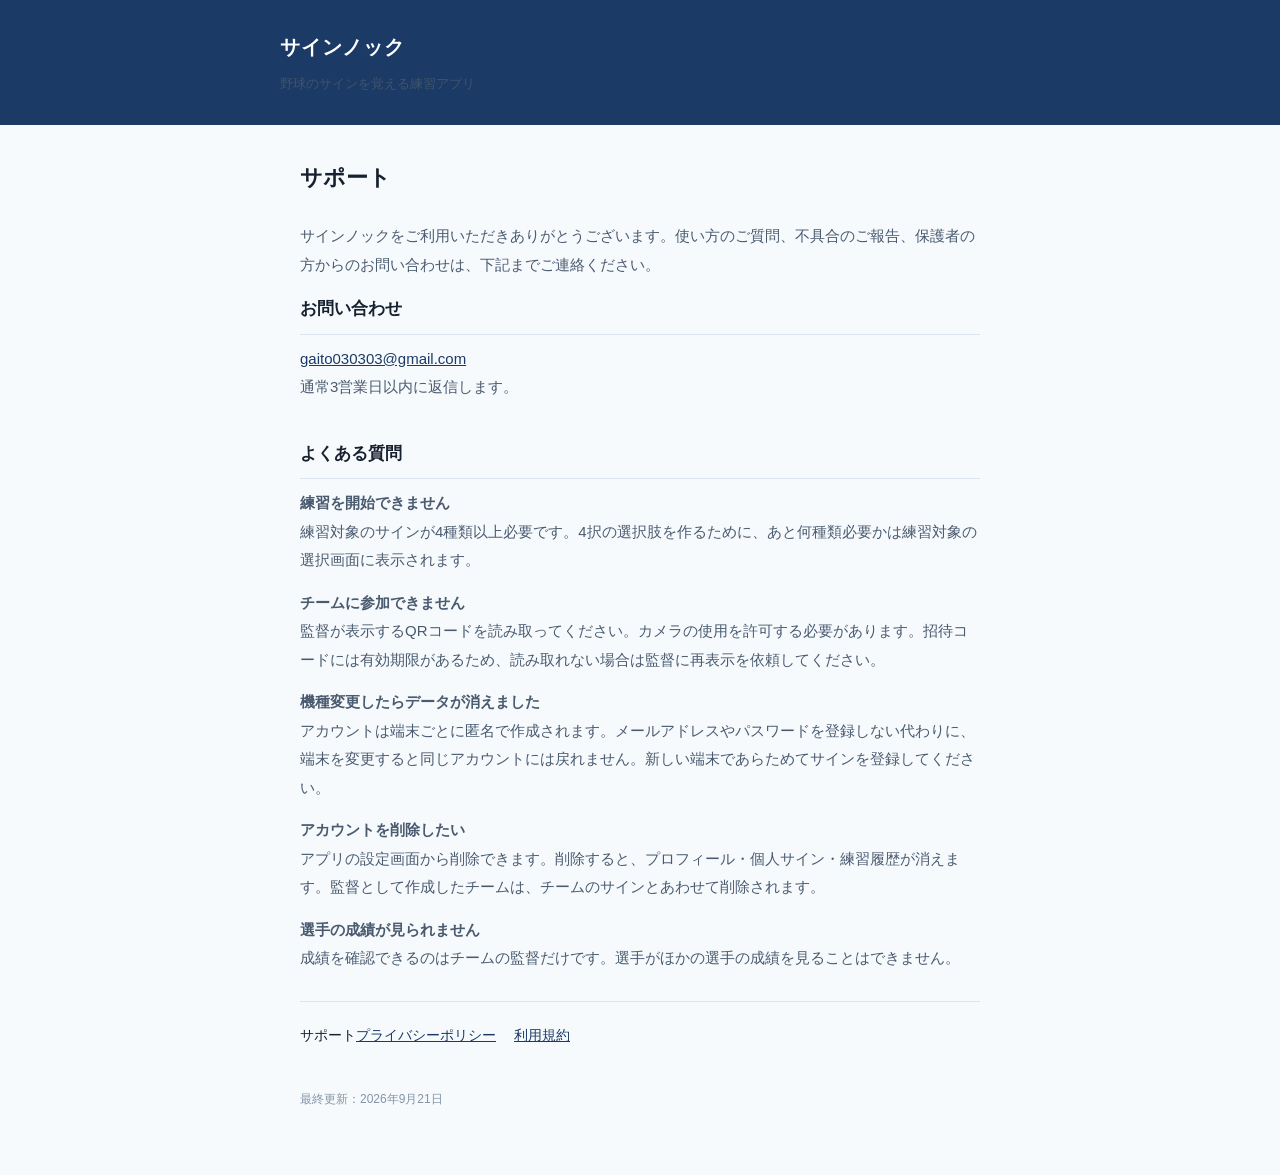
<file: index.html>
<!DOCTYPE html>
<html lang="ja">
<head>
<meta charset="utf-8">
<meta name="viewport" content="width=device-width, initial-scale=1">
<title>サポート — サインノック</title>
<link rel="stylesheet" href="style.css">
</head>
<body>
<header><div class="inner"><h1>サインノック</h1><p>野球のサインを覚える練習アプリ</p></div></header>
<main>
<h1 style="font-size:22px;margin:0 0 24px">サポート</h1>
<p>サインノックをご利用いただきありがとうございます。使い方のご質問、不具合のご報告、保護者の方からのお問い合わせは、下記までご連絡ください。</p>
<h2>お問い合わせ</h2>
<p><a href="mailto:gaito030303@gmail.com">gaito030303@gmail.com</a><br>通常3営業日以内に返信します。</p>
<h2>よくある質問</h2>
<p><strong>練習を開始できません</strong><br>練習対象のサインが4種類以上必要です。4択の選択肢を作るために、あと何種類必要かは練習対象の選択画面に表示されます。</p>
<p><strong>チームに参加できません</strong><br>監督が表示するQRコードを読み取ってください。カメラの使用を許可する必要があります。招待コードには有効期限があるため、読み取れない場合は監督に再表示を依頼してください。</p>
<p><strong>機種変更したらデータが消えました</strong><br>アカウントは端末ごとに匿名で作成されます。メールアドレスやパスワードを登録しない代わりに、端末を変更すると同じアカウントには戻れません。新しい端末であらためてサインを登録してください。</p>
<p><strong>アカウントを削除したい</strong><br>アプリの設定画面から削除できます。削除すると、プロフィール・個人サイン・練習履歴が消えます。監督として作成したチームは、チームのサインとあわせて削除されます。</p>
<p><strong>選手の成績が見られません</strong><br>成績を確認できるのはチームの監督だけです。選手がほかの選手の成績を見ることはできません。</p>
<nav><span>サポート</span><a href="privacy.html">プライバシーポリシー</a><a href="terms.html">利用規約</a></nav>
<footer>最終更新：2026年9月21日</footer>
</main>
</body>
</html>
</file>
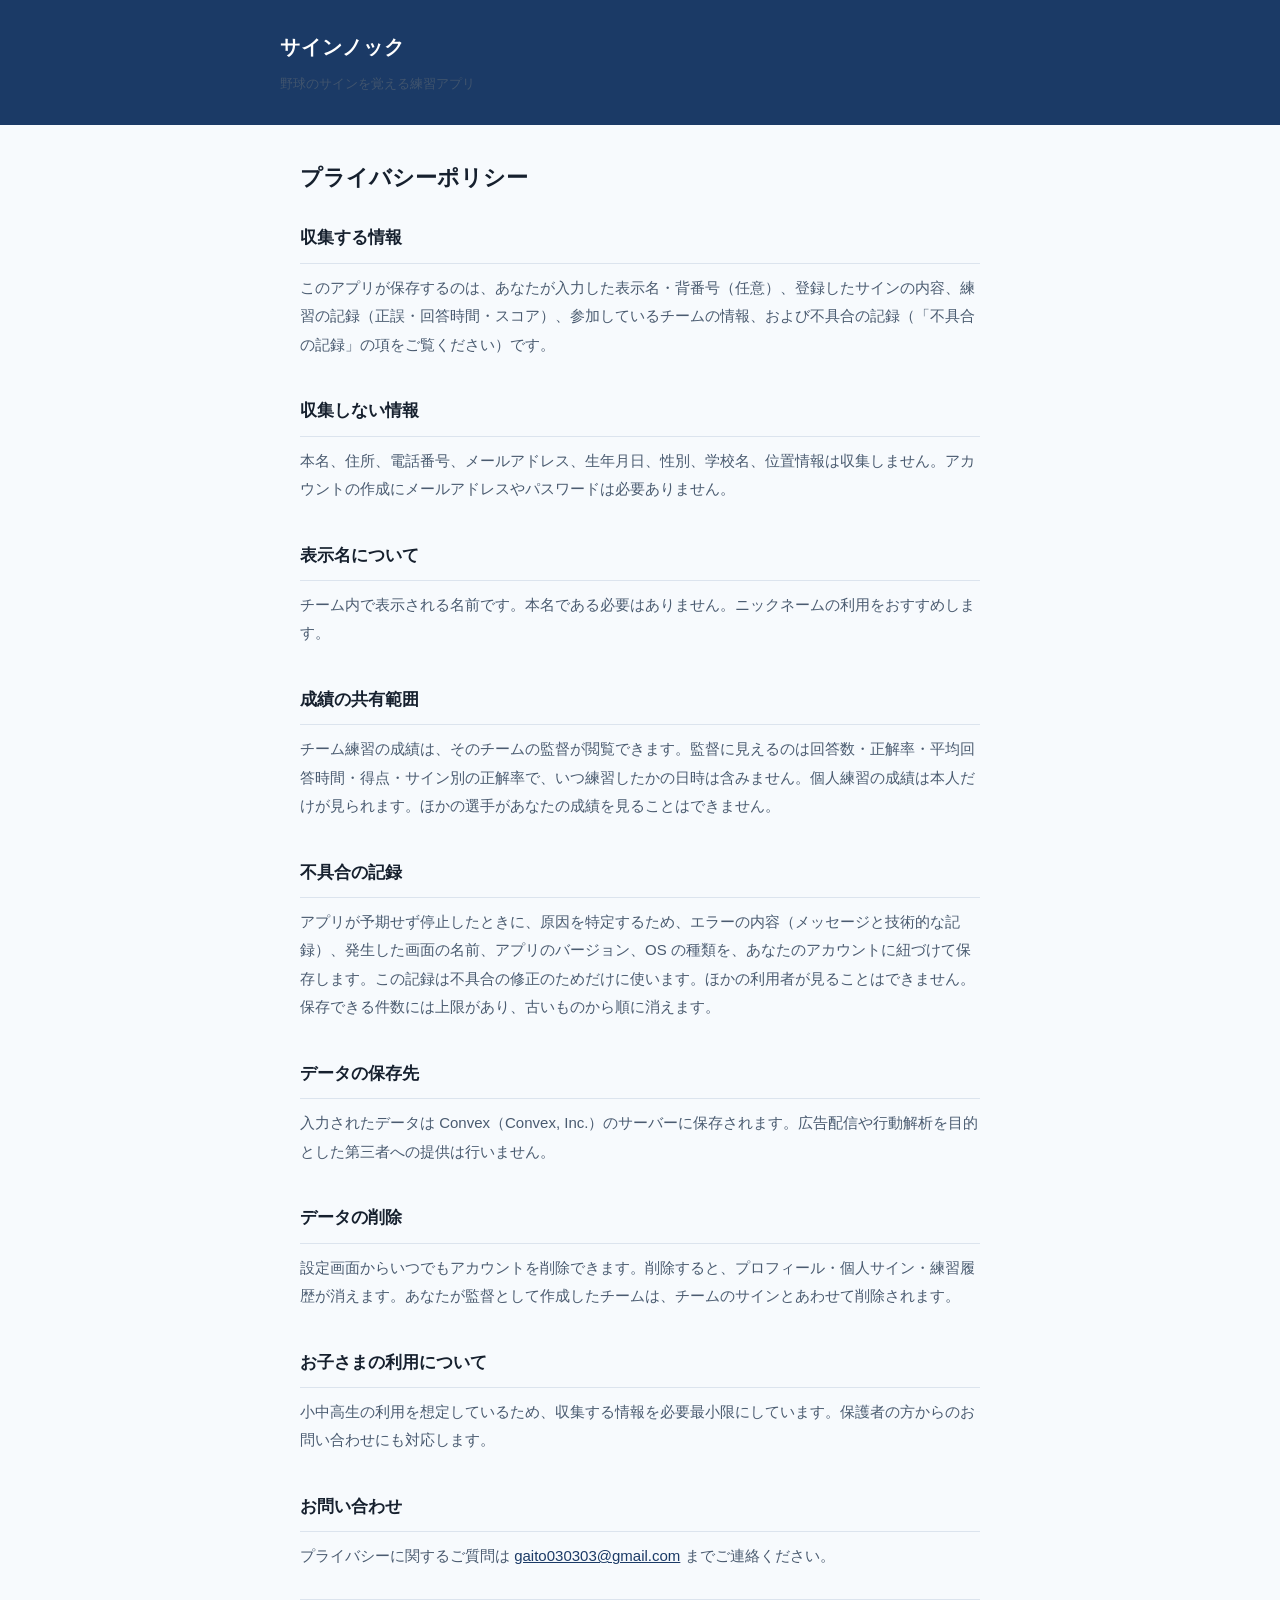
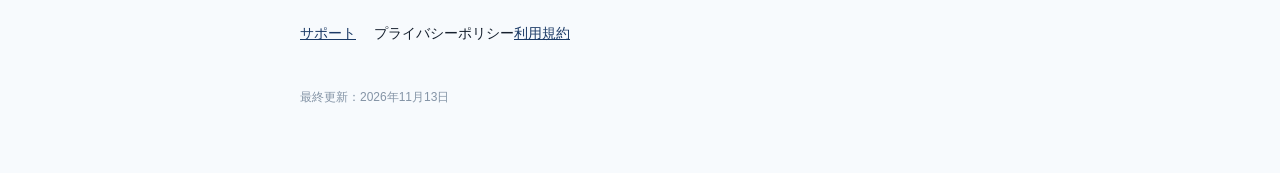
<file: privacy.html>
<!DOCTYPE html>
<html lang="ja">
<head>
<meta charset="utf-8">
<meta name="viewport" content="width=device-width, initial-scale=1">
<title>プライバシーポリシー — サインノック</title>
<link rel="stylesheet" href="style.css">
</head>
<body>
<header><div class="inner"><h1>サインノック</h1><p>野球のサインを覚える練習アプリ</p></div></header>
<main>
<h1 style="font-size:22px;margin:0 0 24px">プライバシーポリシー</h1>
<h2>収集する情報</h2>
<p>このアプリが保存するのは、あなたが入力した表示名・背番号（任意）、登録したサインの内容、練習の記録（正誤・回答時間・スコア）、参加しているチームの情報、および不具合の記録（「不具合の記録」の項をご覧ください）です。</p>
<h2>収集しない情報</h2>
<p>本名、住所、電話番号、メールアドレス、生年月日、性別、学校名、位置情報は収集しません。アカウントの作成にメールアドレスやパスワードは必要ありません。</p>
<h2>表示名について</h2>
<p>チーム内で表示される名前です。本名である必要はありません。ニックネームの利用をおすすめします。</p>
<h2>成績の共有範囲</h2>
<p>チーム練習の成績は、そのチームの監督が閲覧できます。監督に見えるのは回答数・正解率・平均回答時間・得点・サイン別の正解率で、いつ練習したかの日時は含みません。個人練習の成績は本人だけが見られます。ほかの選手があなたの成績を見ることはできません。</p>
<h2>不具合の記録</h2>
<p>アプリが予期せず停止したときに、原因を特定するため、エラーの内容（メッセージと技術的な記録）、発生した画面の名前、アプリのバージョン、OS の種類を、あなたのアカウントに紐づけて保存します。この記録は不具合の修正のためだけに使います。ほかの利用者が見ることはできません。保存できる件数には上限があり、古いものから順に消えます。</p>
<h2>データの保存先</h2>
<p>入力されたデータは Convex（Convex, Inc.）のサーバーに保存されます。広告配信や行動解析を目的とした第三者への提供は行いません。</p>
<h2>データの削除</h2>
<p>設定画面からいつでもアカウントを削除できます。削除すると、プロフィール・個人サイン・練習履歴が消えます。あなたが監督として作成したチームは、チームのサインとあわせて削除されます。</p>
<h2>お子さまの利用について</h2>
<p>小中高生の利用を想定しているため、収集する情報を必要最小限にしています。保護者の方からのお問い合わせにも対応します。</p>
<h2>お問い合わせ</h2>
<p>プライバシーに関するご質問は <a href="mailto:gaito030303@gmail.com">gaito030303@gmail.com</a> までご連絡ください。</p>
<nav><a href="index.html">サポート</a><span>プライバシーポリシー</span><a href="terms.html">利用規約</a></nav>
<footer>最終更新：2026年11月13日</footer>
</main>
</body>
</html>
</file>
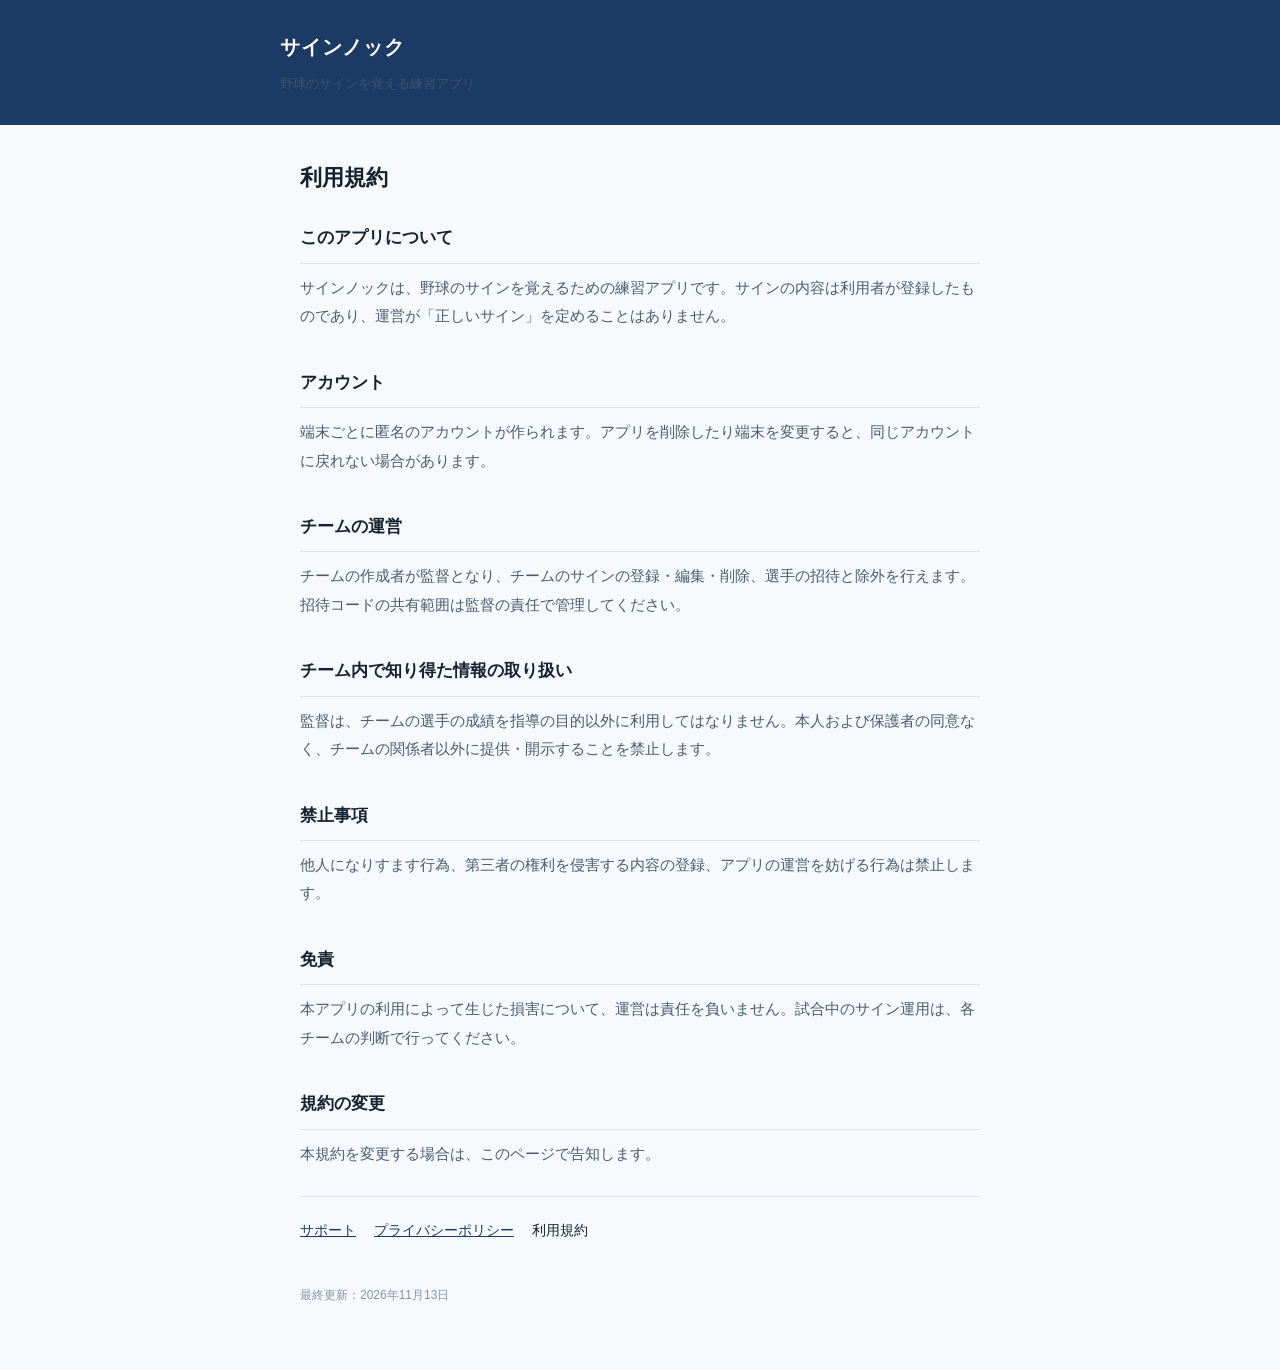
<file: terms.html>
<!DOCTYPE html>
<html lang="ja">
<head>
<meta charset="utf-8">
<meta name="viewport" content="width=device-width, initial-scale=1">
<title>利用規約 — サインノック</title>
<link rel="stylesheet" href="style.css">
</head>
<body>
<header><div class="inner"><h1>サインノック</h1><p>野球のサインを覚える練習アプリ</p></div></header>
<main>
<h1 style="font-size:22px;margin:0 0 24px">利用規約</h1>
<h2>このアプリについて</h2>
<p>サインノックは、野球のサインを覚えるための練習アプリです。サインの内容は利用者が登録したものであり、運営が「正しいサイン」を定めることはありません。</p>
<h2>アカウント</h2>
<p>端末ごとに匿名のアカウントが作られます。アプリを削除したり端末を変更すると、同じアカウントに戻れない場合があります。</p>
<h2>チームの運営</h2>
<p>チームの作成者が監督となり、チームのサインの登録・編集・削除、選手の招待と除外を行えます。招待コードの共有範囲は監督の責任で管理してください。</p>
<h2>チーム内で知り得た情報の取り扱い</h2>
<p>監督は、チームの選手の成績を指導の目的以外に利用してはなりません。本人および保護者の同意なく、チームの関係者以外に提供・開示することを禁止します。</p>
<h2>禁止事項</h2>
<p>他人になりすます行為、第三者の権利を侵害する内容の登録、アプリの運営を妨げる行為は禁止します。</p>
<h2>免責</h2>
<p>本アプリの利用によって生じた損害について、運営は責任を負いません。試合中のサイン運用は、各チームの判断で行ってください。</p>
<h2>規約の変更</h2>
<p>本規約を変更する場合は、このページで告知します。</p>
<nav><a href="index.html">サポート</a><a href="privacy.html">プライバシーポリシー</a><span>利用規約</span></nav>
<footer>最終更新：2026年11月13日</footer>
</main>
</body>
</html>
</file>
<file: style.css>
:root {
  --navy: #1B3A66;
  --ink: #16202E;
  --sub: #4A5B70;
  --line: #DCE4EE;
  --bg: #F7FAFD;
}
* { box-sizing: border-box; }
body {
  margin: 0;
  font-family: -apple-system, BlinkMacSystemFont, "Hiragino Sans", "Noto Sans JP", sans-serif;
  color: var(--ink);
  background: var(--bg);
  line-height: 1.9;
  -webkit-text-size-adjust: 100%;
}
header {
  background: var(--navy);
  color: #fff;
  padding: 28px 20px;
}
header .inner, main { max-width: 720px; margin: 0 auto; }
header h1 { margin: 0; font-size: 20px; letter-spacing: .04em; }
header p { margin: 6px 0 0; font-size: 13px; opacity: .8; }
main { padding: 32px 20px 64px; }
h2 { font-size: 17px; margin: 36px 0 10px; padding-bottom: 8px; border-bottom: 1px solid var(--line); }
h2:first-of-type { margin-top: 0; }
p { font-size: 15px; color: var(--sub); margin: 0 0 14px; }
a { color: var(--navy); }
nav { margin-top: 28px; padding-top: 20px; border-top: 1px solid var(--line); font-size: 14px; }
nav a { margin-right: 18px; }
footer { font-size: 12px; color: #8494A6; margin-top: 40px; }
ul { font-size: 15px; color: var(--sub); padding-left: 1.3em; }
li { margin-bottom: 8px; }
</file>
